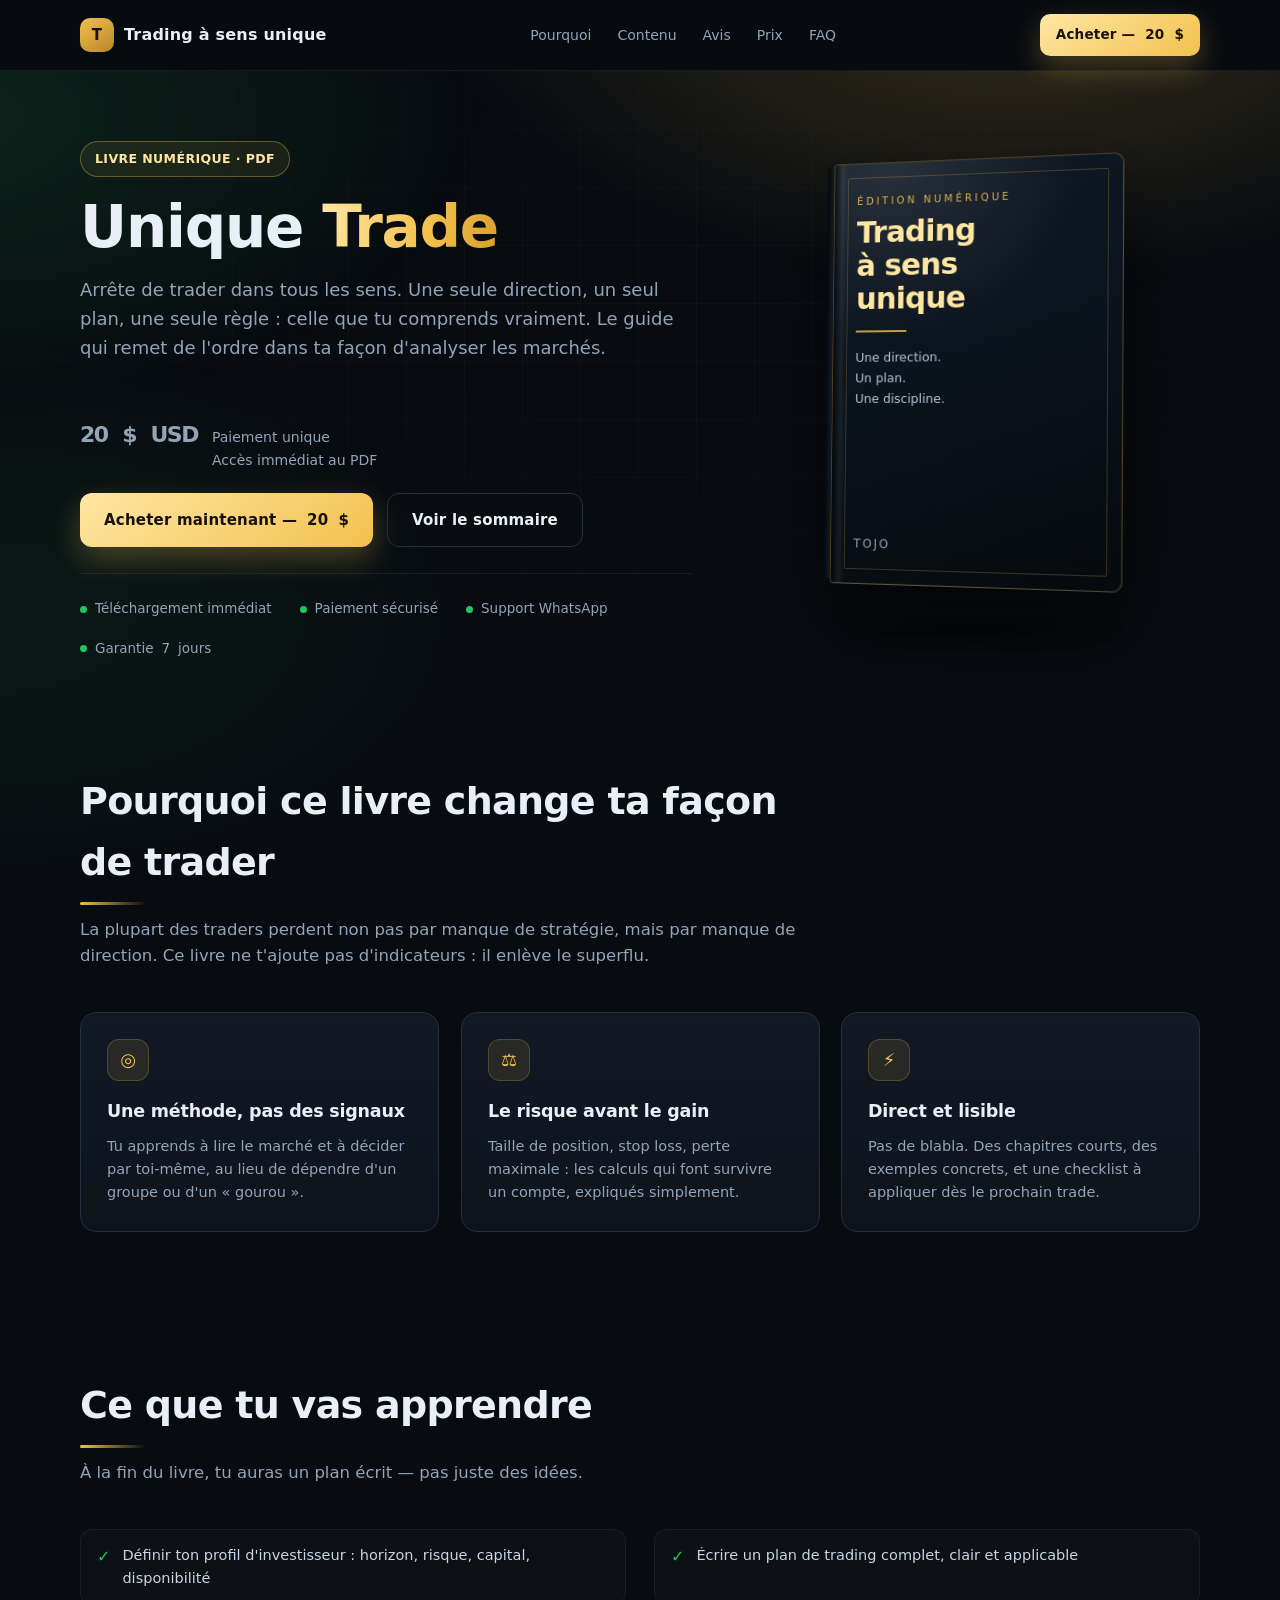
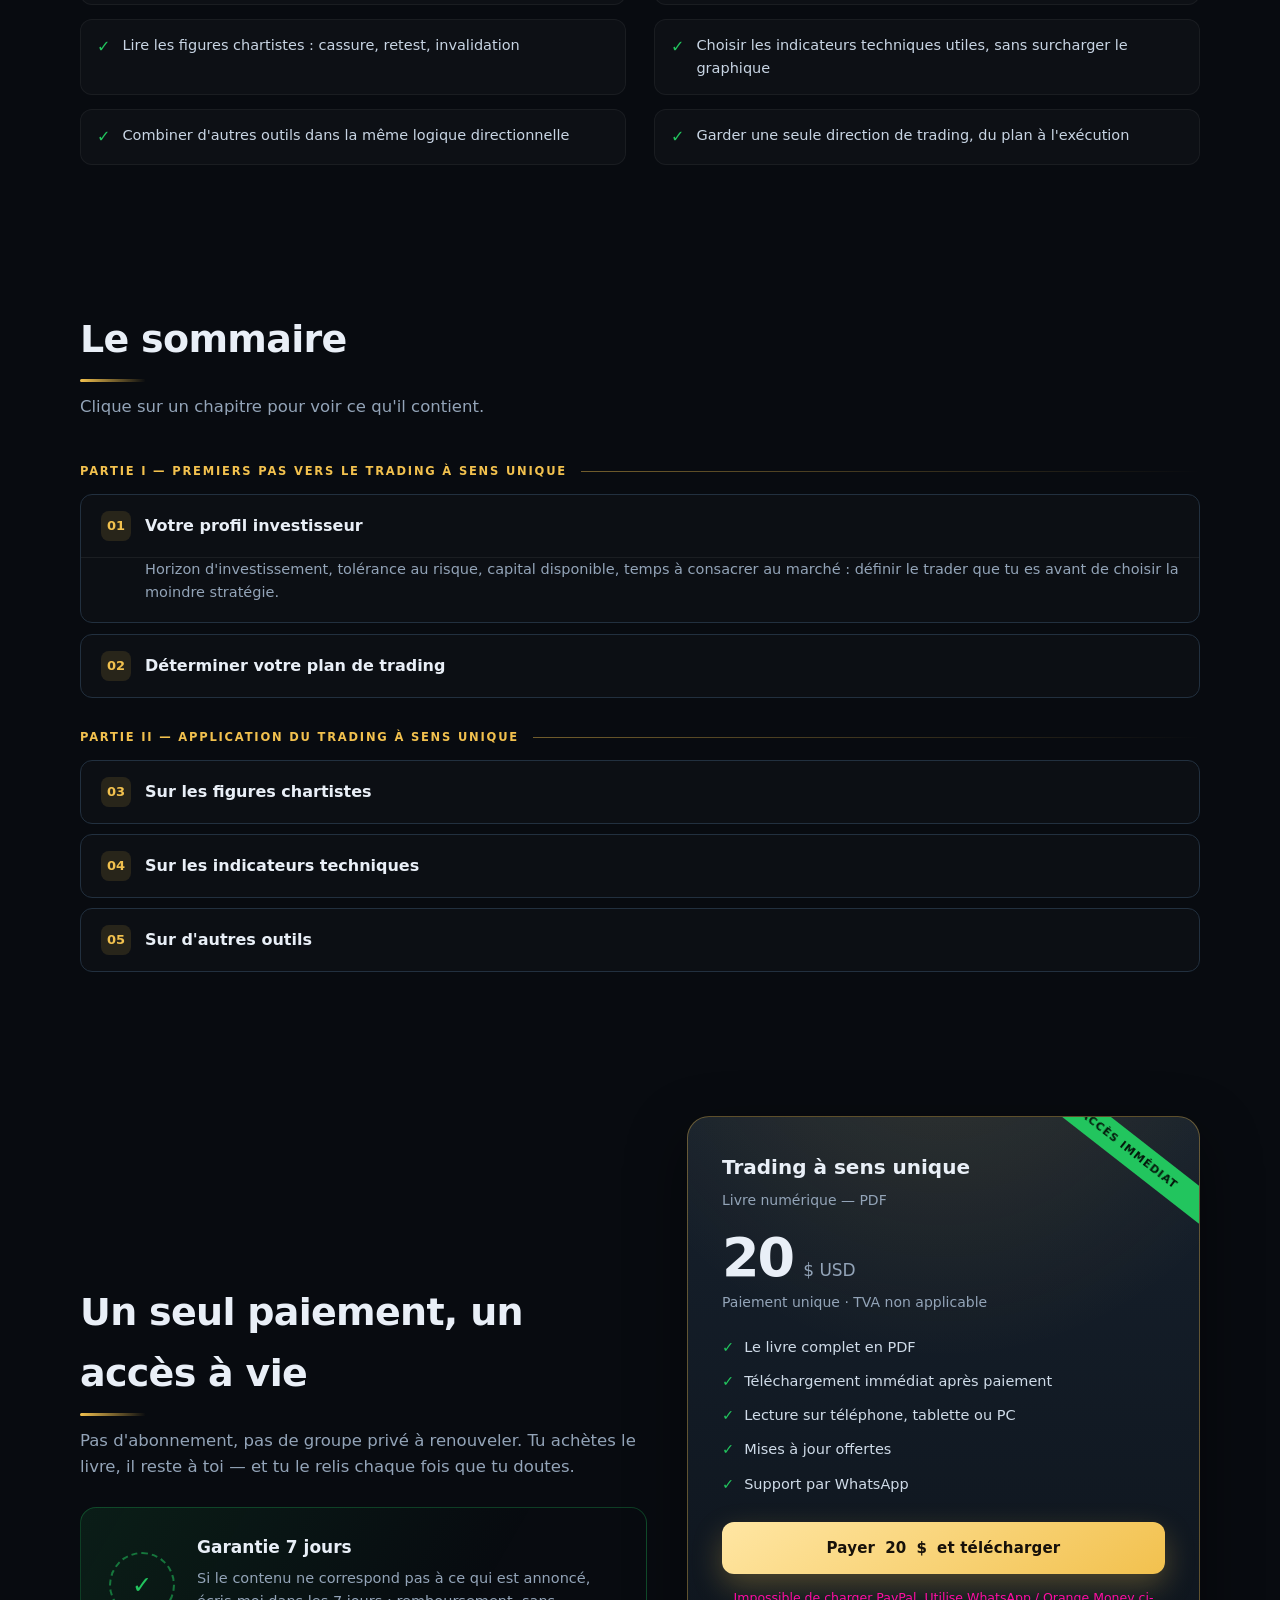
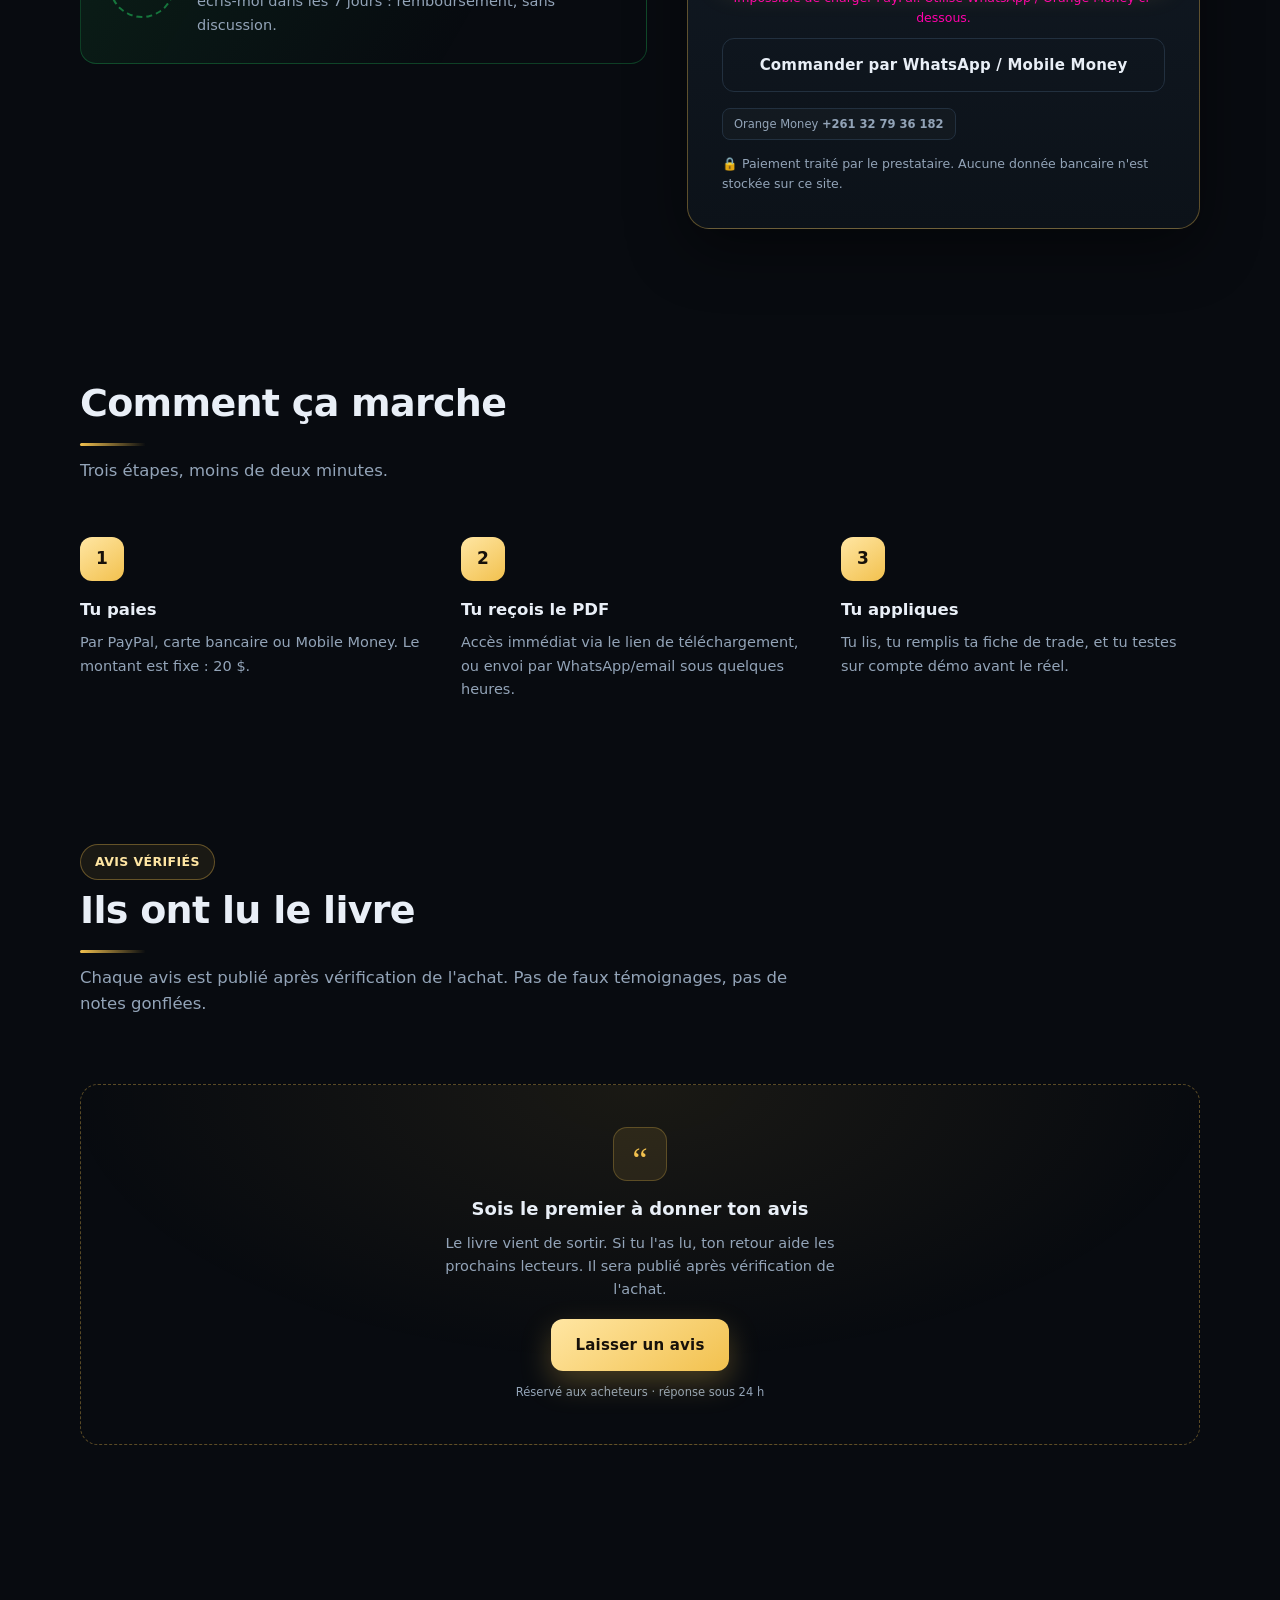
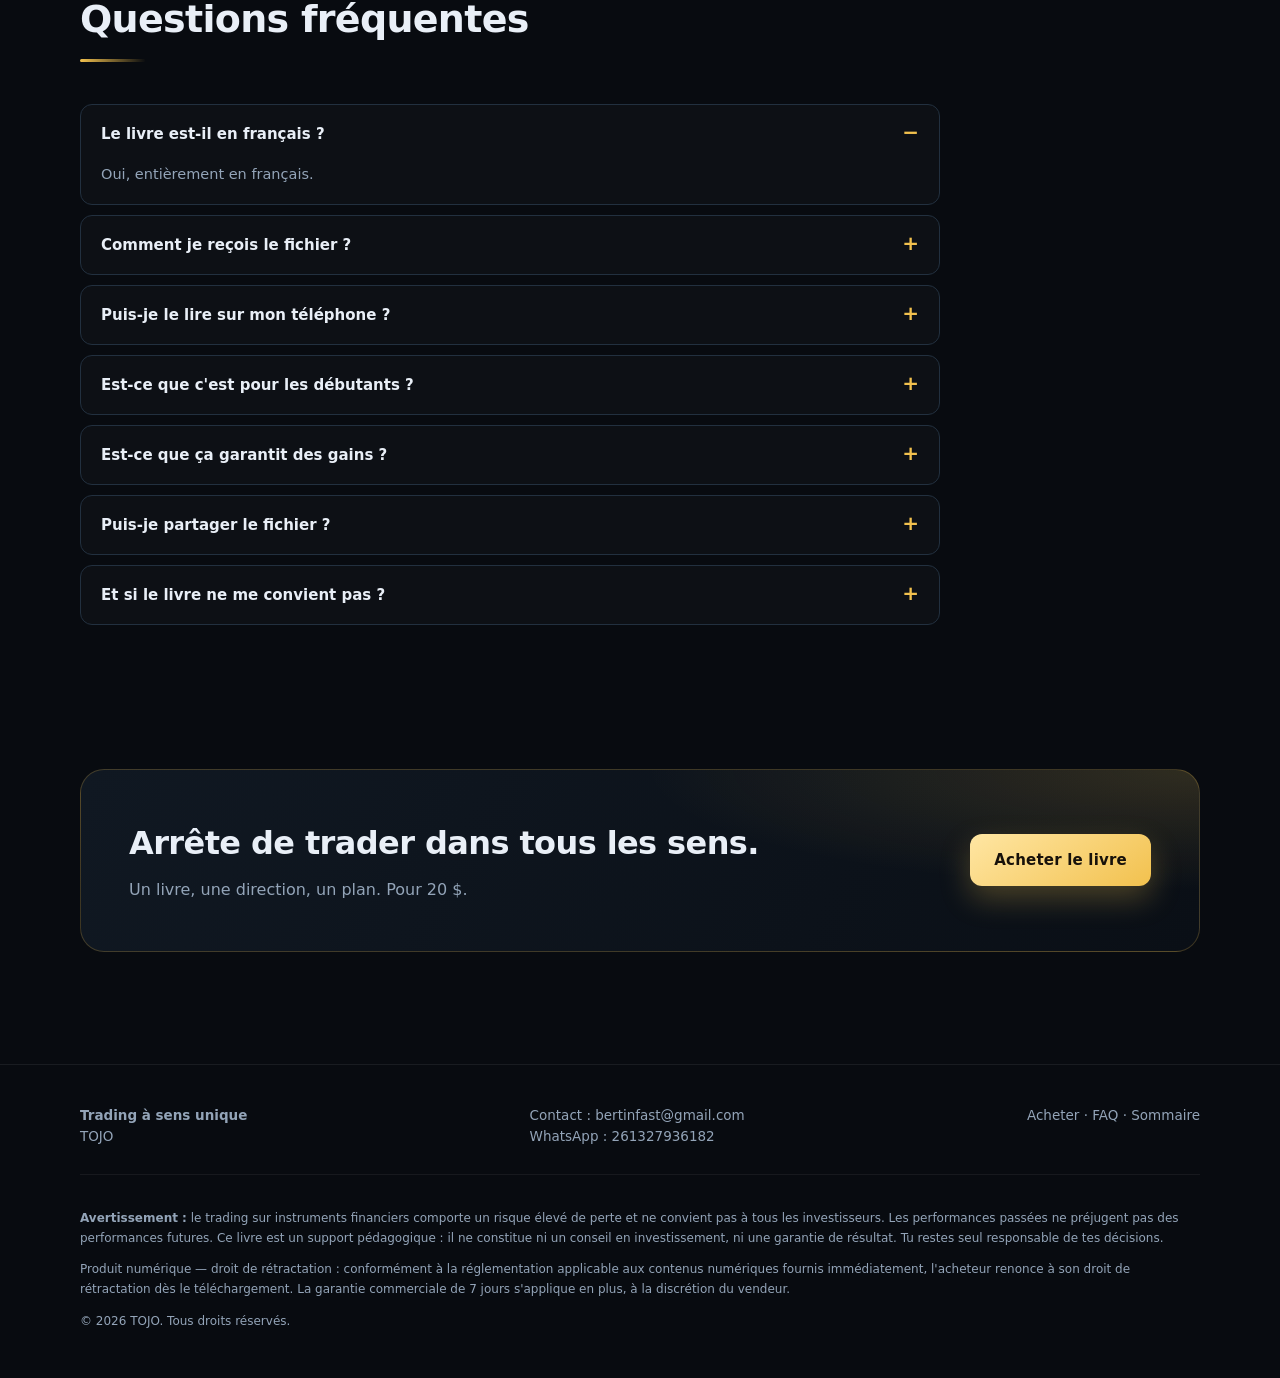
<file: index.html>
<!DOCTYPE html>
<html lang="fr">
<head>
<meta charset="utf-8">
<meta name="viewport" content="width=device-width, initial-scale=1">
<title>Unique Trade — Le livre (5$)</title>
<meta name="description" content="Trading à sens unique : la méthode pour arrêter de trader dans tous les sens. Une direction, un plan, une gestion du risque. PDF à 20 $, accès immédiat.">
<meta property="og:type" content="website">
<meta property="og:title" content="Unique Trade — Le livre">
<meta property="og:description" content="Une direction, un plan, une gestion du risque. Le livre en PDF à 20 $.">
<meta property="og:image" content="assets/cover.png">
<meta name="theme-color" content="#080b10">
<link rel="stylesheet" href="assets/style.css">
</head>
<body>

<!-- Barre de progression de lecture -->
<div class="scroll-progress" id="scroll-progress" aria-hidden="true"></div>

<!-- ================= HEADER ================= -->
<header class="site-header">
  <div class="container site-header__inner">
    <a class="brand" href="#hero">
      <span class="brand__mark">T</span>
      <span data-title>Arrête de trader au hasard. Apprends à trader avec une seule direction</span>
    </a>
    <nav class="nav" id="site-nav" aria-label="Navigation principale">
      <a href="#pourquoi">Pourquoi</a>
      <a href="#contenu">Contenu</a>
      <a href="#avis">Avis</a>
      <a href="#prix">Prix</a>
      <a href="#faq">FAQ</a>
      <a class="nav__cta btn btn--gold" href="#prix" data-link="primary">
        Acheter — <span data-price>5</span> <span data-ccy>$</span>
      </a>
    </nav>
    <a class="btn btn--gold btn--sm header-cta" href="#prix" data-link="primary">
      Acheter — <span data-price>5</span> <span data-ccy>$</span>
    </a>
    <button class="nav-toggle" type="button" aria-controls="site-nav" aria-expanded="false" aria-label="Ouvrir le menu" hidden>
      <span class="nav-toggle__bar"></span>
      <span class="nav-toggle__bar"></span>
      <span class="nav-toggle__bar"></span>
    </button>
  </div>
</header>

<!-- ================= HERO ================= -->
<section class="hero" id="hero">
  <div class="container hero__grid">
    <div>
      <span class="eyebrow">Livre numérique · PDF</span>

      <h1>Unique  <span class="accent">Trade </h1>

      <p class="lead">
        Arrête de trader dans tous les sens. Une seule direction, un seul plan,
        une seule règle : celle que tu comprends vraiment. Le guide qui remet
        de l'ordre dans ta façon d'analyser les marchés.
      </p>

      <div class="hero__price">
        <div class="price-tag"><span data-price>5</span> <span data-ccy>$</span> <span data-ccy-code>USD</span></div>
        <div class="price-note">
          Paiement unique<br>Accès immédiat au PDF
        </div>
      </div>

      <div class="hero__actions">
        <a class="btn btn--gold" href="#prix" data-link="primary">
          Acheter maintenant — <span data-price>5</span> <span data-ccy>$</span>
        </a>
        <a class="btn btn--ghost" href="#contenu">Voir le sommaire</a>
      </div>

      <div class="trust">
        <span><i class="dot"></i> Téléchargement immédiat</span>
        <span><i class="dot"></i> Paiement sécurisé</span>
        <span><i class="dot"></i> Support WhatsApp</span>
        <span><i class="dot"></i> Garantie <span data-guarantee>7</span> jours</span>
      </div>
    </div>

    <div class="book-wrap" aria-hidden="true">
      <div class="book">
        <div class="book__spine"></div>
        <div class="book__face">
          <div>
            <div class="book__kicker">Édition numérique</div>
            <div class="book__title">Trading<br>à sens<br>unique</div>
            <div class="book__rule"></div>
            <div class="book__sub">Une direction.<br>Un plan.<br>Une discipline.</div>
          </div>
          <div class="book__author" data-author>TOJO</div>
        </div>
      </div>
      <div class="book__shadow"></div>
    </div>
  </div>
</section>

<!-- ================= POURQUOI ================= -->
<section id="pourquoi">
  <div class="container">
    <div class="section-head">
      <h2>Pourquoi ce livre change ta façon de trader</h2>
      <p>
        La plupart des traders perdent non pas par manque de stratégie,
        mais par manque de direction. Ce livre ne t'ajoute pas d'indicateurs :
        il enlève le superflu.
      </p>
    </div>

    <div class="grid-3">
      <article class="card">
        <div class="card__icon">◎</div>
        <h3>Une méthode, pas des signaux</h3>
        <p>
          Tu apprends à lire le marché et à décider par toi-même,
          au lieu de dépendre d'un groupe ou d'un « gourou ».
        </p>
      </article>

      <article class="card">
        <div class="card__icon">⚖</div>
        <h3>Le risque avant le gain</h3>
        <p>
          Taille de position, stop loss, perte maximale : les calculs
          qui font survivre un compte, expliqués simplement.
        </p>
      </article>

      <article class="card">
        <div class="card__icon">⚡</div>
        <h3>Direct et lisible</h3>
        <p>
          Pas de blabla. Des chapitres courts, des exemples concrets,
          et une checklist à appliquer dès le prochain trade.
        </p>
      </article>
    </div>
  </div>
</section>

<!-- ================= CONTENU ================= -->
<section id="contenu">
  <div class="container">
    <div class="section-head">
      <h2>Ce que tu vas apprendre</h2>
      <p>À la fin du livre, tu auras un plan écrit — pas juste des idées.</p>
    </div>

    <ul class="learn">
      <li><span>Définir ton profil d'investisseur : horizon, risque, capital, disponibilité</span></li>
      <li><span>Écrire un plan de trading complet, clair et applicable</span></li>
      <li><span>Lire les figures chartistes : cassure, retest, invalidation</span></li>
      <li><span>Choisir les indicateurs techniques utiles, sans surcharger le graphique</span></li>
      <li><span>Combiner d'autres outils dans la même logique directionnelle</span></li>
      <li><span>Garder une seule direction de trading, du plan à l'exécution</span></li>
    </ul>
  </div>
</section>

<!-- ================= SOMMAIRE ================= -->
<section>
  <div class="container">
    <div class="section-head">
      <h2>Le sommaire</h2>
      <p>Clique sur un chapitre pour voir ce qu'il contient.</p>
    </div>

    <div class="chapters">
      <div class="part">Partie I — Premiers pas vers le trading à sens unique</div>

      <details class="chapter" open>
        <summary><span class="chapter__num">01</span> Votre profil investisseur</summary>
        <div class="chapter__body">
          Horizon d'investissement, tolérance au risque, capital disponible,
          temps à consacrer au marché : définir le trader que tu es avant de
          choisir la moindre stratégie.
        </div>
      </details>

      <details class="chapter">
        <summary><span class="chapter__num">02</span> Déterminer votre plan de trading</summary>
        <div class="chapter__body">
          La fiche à remplir avant chaque décision : objectifs, conditions
          d'entrée, stop loss, taille de position et règles écrites noires
          sur blanches.
        </div>
      </details>

      <div class="part">Partie II — Application du trading à sens unique</div>

      <details class="chapter">
        <summary><span class="chapter__num">03</span> Sur les figures chartistes</summary>
        <div class="chapter__body">
          Comment appliquer la méthode aux figures classiques : lecture de la
          structure, cassure, retest et point d'invalidation.
        </div>
      </details>

      <details class="chapter">
        <summary><span class="chapter__num">04</span> Sur les indicateurs techniques</summary>
        <div class="chapter__body">
          Quels indicateurs garder, comment les combiner sans surcharger le
          graphique, et comment filtrer les faux signaux.
        </div>
      </details>

      <details class="chapter">
        <summary><span class="chapter__num">05</span> Sur d'autres outils</summary>
        <div class="chapter__body">
          Les outils complémentaires utilisés dans le même cadre : niveaux,
          volumes, corrélations — toujours au service d'une seule direction.
        </div>
      </details>
    </div>
  </div>
</section>

<!-- ================= PRIX ================= -->
<section id="prix">
  <div class="container pricing">
    <div>
      <div class="section-head" style="margin-bottom:26px">
        <h2>Un seul paiement, un accès à vie</h2>
        <p>
          Pas d'abonnement, pas de groupe privé à renouveler.
          Tu achètes le livre, il reste à toi — et tu le relis
          chaque fois que tu doutes.
        </p>
      </div>

      <div class="guarantee">
        <div class="guarantee__seal">✓</div>
        <div>
          <h3>Garantie <span data-guarantee>7</span> jours</h3>
          <p>
            Si le contenu ne correspond pas à ce qui est annoncé,
            écris-moi dans les <span data-guarantee>7</span> jours :
            remboursement, sans discussion.
          </p>
        </div>
      </div>
    </div>

    <div class="price-card">
      <div class="price-card__badge">Accès immédiat</div>
      <h3 data-title>Trading à sens unique</h3>
      <div class="muted">Livre numérique — PDF <span data-pages></span></div>

      <div class="price-card__amount">
        <strong><span data-price>5</span></strong>
        <em><span data-ccy>$</span> <span data-ccy-code>USD</span></em>
      </div>
      <div class="muted">Paiement unique · TVA non applicable</div>

      <ul>
        <li>Le livre complet en PDF</li>
        <li>Téléchargement immédiat après paiement</li>
        <li>Lecture sur téléphone, tablette ou PC</li>
        <li>Mises à jour offertes</li>
        <li>Support par WhatsApp</li>
      </ul>

      <a class="btn btn--gold btn--block" href="#prix" data-link="primary">
        Payer <span data-price>5</span> <span data-ccy>$</span> et télécharger
      </a>

      <div id="paypal-button-container" class="paypal-box"></div>
      <div class="pay-divider" id="pay-divider"><span>ou payer autrement</span></div>

      <a class="btn btn--ghost btn--block" style="margin-top:10px"
         href="#" data-link="paypal" target="_blank" rel="noopener">
        Payer avec PayPal
      </a>

      <a class="btn btn--ghost btn--block" style="margin-top:10px"
         href="#" data-link="whatsapp" target="_blank" rel="noopener">
        Commander par WhatsApp / Mobile Money
      </a>

      <div class="pay-methods">
        <span class="pay-chip" data-card>PayPal</span>
        <span class="pay-chip" data-card>Visa / Mastercard</span>
        <span class="pay-chip">MVola <b data-mvola></b></span>
        <span class="pay-chip">Orange Money <b data-orange></b></span>
        <span class="pay-chip">Airtel Money <b data-airtel></b></span>
      </div>

      <div class="secure-note">
        🔒 Paiement traité par le prestataire. Aucune donnée bancaire n'est
        stockée sur ce site.
      </div>
    </div>
  </div>
</section>

<!-- ================= ETAPES ================= -->
<section>
  <div class="container">
    <div class="section-head">
      <h2>Comment ça marche</h2>
      <p>Trois étapes, moins de deux minutes.</p>
    </div>

    <div class="steps">
      <div class="step">
        <div class="step__num">1</div>
        <h3>Tu paies</h3>
        <p>Par PayPal, carte bancaire ou Mobile Money. Le montant est fixe : <span data-price>5</span> <span data-ccy>$</span>.</p>
      </div>
      <div class="step">
        <div class="step__num">2</div>
        <h3>Tu reçois le PDF</h3>
        <p>Accès immédiat via le lien de téléchargement, ou envoi par WhatsApp/email sous quelques heures.</p>
      </div>
      <div class="step">
        <div class="step__num">3</div>
        <h3>Tu appliques</h3>
        <p>Tu lis, tu remplis ta fiche de trade, et tu testes sur compte démo avant le réel.</p>
      </div>
    </div>
  </div>
</section>

<!-- ================= AVIS CLIENTS ================= -->
<section id="avis">
  <div class="container">
    <div class="section-head">
      <span class="eyebrow">Avis vérifiés</span>
      <h2>Ils ont lu le livre</h2>
      <p>
        Chaque avis est publié après vérification de l'achat.
        Pas de faux témoignages, pas de notes gonflées.
      </p>
    </div>

    <div class="reviews">
      <!-- Note globale -->
      <aside class="reviews__score" id="reviews-summary" hidden>
        <div class="reviews__avg">
          <span id="reviews-avg">0,0</span><small>/5</small>
        </div>
        <div class="stars" id="reviews-stars"></div>
        <div class="reviews__count">
          <b id="reviews-count">0</b> avis vérifiés
        </div>
        <div class="reviews__bars" id="reviews-bars"></div>
        <div class="reviews__trust">
          <span class="reviews__lock">🔒</span>
          Achat vérifié · publié après contrôle
        </div>
      </aside>

      <!-- Liste des avis -->
      <div class="reviews__list" id="reviews-list"></div>

      <!-- Aucun avis -->
      <div class="reviews__empty" id="reviews-empty">
        <div class="reviews__empty-icon">“</div>
        <h3>Sois le premier à donner ton avis</h3>
        <p>
          Le livre vient de sortir. Si tu l'as lu, ton retour aide les
          prochains lecteurs. Il sera publié après vérification de l'achat.
        </p>
        <a class="btn btn--gold" href="#" data-link="review" target="_blank" rel="noopener">
          Laisser un avis
        </a>
        <span class="reviews__empty-note">
          Réservé aux acheteurs · réponse sous 24 h
        </span>
      </div>
    </div>
  </div>
</section>

<!-- ================= FAQ ================= -->
<section id="faq">
  <div class="container">
    <div class="section-head">
      <h2>Questions fréquentes</h2>
    </div>

    <div class="faq">
      <details open>
        <summary>Le livre est-il en français ?</summary>
        <p>Oui, entièrement en français.</p>
      </details>

      <details>
        <summary>Comment je reçois le fichier ?</summary>
        <p>
          Au format PDF, immédiatement après le paiement (lien de téléchargement),
          ou par WhatsApp / email si tu paies par Mobile Money.
        </p>
      </details>

      <details>
        <summary>Puis-je le lire sur mon téléphone ?</summary>
        <p>
          Oui. Le PDF se lit sur téléphone, tablette, ordinateur et liseuse.
          Tu peux aussi l'imprimer pour toi.
        </p>
      </details>

      <details>
        <summary>Est-ce que c'est pour les débutants ?</summary>
        <p>
          Le livre part des bases et va jusqu'à la construction d'un plan
          de trade complet. Si tu trades déjà, il sert surtout à remettre
          de l'ordre dans ta méthode.
        </p>
      </details>

      <details>
        <summary>Est-ce que ça garantit des gains ?</summary>
        <p>
          Non, et personne ne peut le garantir. Le trading comporte un risque
          de perte. Ce livre t'apprend une méthode et une gestion du risque,
          pas une promesse de profit.
        </p>
      </details>

      <details>
        <summary>Puis-je partager le fichier ?</summary>
        <p>
          Non. L'achat donne un droit d'usage personnel. Le partage ou la revente
          du PDF est interdit.
        </p>
      </details>

      <details>
        <summary>Et si le livre ne me convient pas ?</summary>
        <p>
          Tu as <span data-guarantee>7</span> jours pour demander un remboursement,
          en écrivant à <b data-email>contact@exemple.com</b>.
        </p>
      </details>
    </div>
  </div>
</section>

<!-- ================= CTA FINAL ================= -->
<section>
  <div class="container">
    <div class="cta-band">
      <div>
        <h2>Arrête de trader dans tous les sens.</h2>
        <p>Un livre, une direction, un plan. Pour <span data-price>5</span> <span data-ccy>$</span>.</p>
      </div>
      <a class="btn btn--gold" href="#prix" data-link="primary">
        Acheter le livre
      </a>
    </div>
  </div>
</section>

<!-- ================= FOOTER ================= -->
<footer class="site-footer">
  <div class="container">
    <div class="footer__grid">
      <div>
        <strong data-title>Trading à sens unique</strong><br>
        <span data-author>TOJO</span>
      </div>
      <div>
        Contact : <a href="#" data-link="email"><span data-email>contact@exemple.com</span></a><br>
        WhatsApp : <a href="#" data-link="whatsapp"><span data-whatsapp></span></a>
      </div>
      <div>
        <a href="#prix">Acheter</a> · <a href="#faq">FAQ</a> · <a href="#contenu">Sommaire</a>
      </div>
    </div>

    <div class="legal">
      <p>
        <strong>Avertissement :</strong> le trading sur instruments financiers comporte
        un risque élevé de perte et ne convient pas à tous les investisseurs.
        Les performances passées ne préjugent pas des performances futures.
        Ce livre est un support pédagogique : il ne constitue ni un conseil en
        investissement, ni une garantie de résultat. Tu restes seul responsable
        de tes décisions.
      </p>
      <p>
        Produit numérique — droit de rétractation : conformément à la réglementation
        applicable aux contenus numériques fournis immédiatement, l'acheteur renonce
        à son droit de rétractation dès le téléchargement. La garantie commerciale
        de <span data-guarantee>7</span> jours s'applique en plus, à la discrétion du vendeur.
      </p>
      <p>© <span data-year>2026</span> <span data-author>TOJO</span>. Tous droits réservés.</p>
    </div>
  </div>
</footer>

<!-- ================= CTA MOBILE ================= -->
<div class="sticky-cta" id="sticky-cta">
  <div>
    <strong><span data-price>5</span> <span data-ccy>$</span></strong><br>
    <span class="sticky-cta__note">PDF · accès immédiat</span>
  </div>
  <a class="btn btn--gold btn--sm" href="#prix" data-link="primary">Acheter</a>
</div>

<script src="assets/config.js"></script>
<script src="assets/app.js"></script>
</body>
</html>
</file>
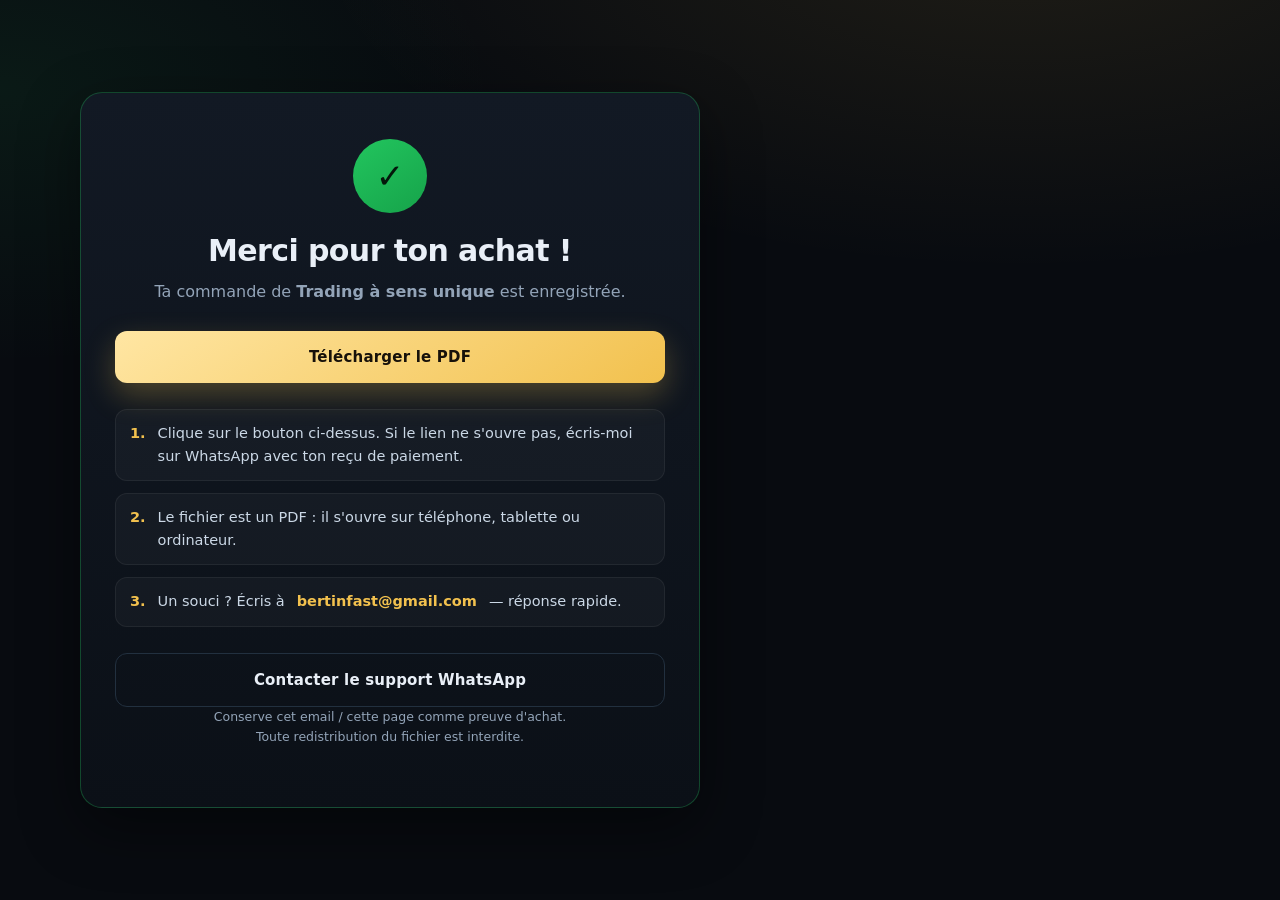
<file: merci.html>
<!DOCTYPE html>
<html lang="fr">
<head>
<meta charset="utf-8">
<meta name="viewport" content="width=device-width, initial-scale=1">
<title>Merci ! — Trading à sens unique</title>
<meta name="robots" content="noindex">
<link rel="stylesheet" href="assets/style.css">
<style>
  .thanks { min-height: 100vh; display: grid; place-items: center; padding: 40px 0; }
  .thanks__card {
    max-width: 620px; text-align: center; padding: 46px 34px;
    background: linear-gradient(180deg, #121924, #0b1017);
    border: 1px solid rgba(34,197,94,.3); border-radius: 22px;
    box-shadow: var(--shadow);
  }
  .thanks__check {
    width: 74px; height: 74px; margin: 0 auto 22px; border-radius: 50%;
    display: grid; place-items: center; font-size: 34px; color: #04170b;
    background: linear-gradient(145deg, var(--green), var(--green-2));
  }
  .thanks__card h1 { font-size: 30px; letter-spacing: -.6px; margin: 0 0 12px; }
  .thanks__card p { color: var(--muted); margin: 0 0 14px; }
  .thanks__steps { text-align: left; margin: 26px 0; display: grid; gap: 12px; }
  .thanks__steps div {
    display: flex; gap: 12px; font-size: 14.5px; color: #cbd8e6;
    background: rgba(255,255,255,.03); border: 1px solid rgba(255,255,255,.06);
    border-radius: 12px; padding: 12px 14px;
  }
  .thanks__steps b { color: var(--gold); }
  .thanks__fine { margin-top: 22px; font-size: 12.5px; }
  @media (max-width: 940px) {
    .thanks__card { padding: 36px 22px; }
    .thanks__steps div, .thanks__fine { font-size: 16px; }
    .thanks__steps b { overflow-wrap: anywhere; }
  }
</style>
</head>
<body>

<div class="thanks">
  <div class="container">
    <div class="thanks__card">
      <div class="thanks__check">✓</div>

      <h1>Merci pour ton achat !</h1>
      <p>Ta commande de <strong data-title>Trading à sens unique</strong> est enregistrée.</p>

      <a class="btn btn--gold btn--block" style="margin-top:12px"
         href="#" data-link="download">
        Télécharger le PDF
      </a>

      <div class="thanks__steps">
        <div><b>1.</b> Clique sur le bouton ci-dessus. Si le lien ne s'ouvre pas, écris-moi sur WhatsApp avec ton reçu de paiement.</div>
        <div><b>2.</b> Le fichier est un PDF : il s'ouvre sur téléphone, tablette ou ordinateur.</div>
        <div><b>3.</b> Un souci ? Écris à <b data-email>contact@exemple.com</b> — réponse rapide.</div>
      </div>

      <a class="btn btn--ghost btn--block" href="#" data-link="whatsapp" target="_blank" rel="noopener">
        Contacter le support WhatsApp
      </a>

      <p class="thanks__fine">
        Conserve cet email / cette page comme preuve d'achat.<br>
        Toute redistribution du fichier est interdite.
      </p>
    </div>
  </div>
</div>

<script src="assets/config.js"></script>
<script src="assets/app.js"></script>
</body>
</html>
</file>
<file: assets/style.css>
/* ==========================================================
   Trading à sens unique — Feuille de style
   ========================================================== */

:root {
  --bg:        #080b10;
  --bg-2:      #0e131b;
  --card:      #121924;
  --card-2:    #17202d;
  --line:      #22303f;
  --text:      #e9eff7;
  --muted:     #93a4b8;
  --gold:      #f2c14e;
  --gold-2:    #ffe6a3;
  --green:     #22c55e;
  --green-2:   #16a34a;
  --radius:    16px;
  --shadow:    0 20px 60px rgba(0,0,0,.45);
}

* { box-sizing: border-box; }

html { scroll-behavior: smooth; }

body {
  margin: 0;
  background:
    radial-gradient(1200px 600px at 80% -10%, rgba(242,193,78,.10), transparent 60%),
    radial-gradient(900px 500px at 0% 10%, rgba(34,197,94,.08), transparent 55%),
    var(--bg);
  color: var(--text);
  font-family: "Segoe UI", Inter, system-ui, -apple-system, "Helvetica Neue", Arial, sans-serif;
  line-height: 1.6;
  -webkit-font-smoothing: antialiased;
}

img { max-width: 100%; display: block; }
img, svg, video, canvas { max-width: 100%; height: auto; }
iframe, embed, object { max-width: 100%; }

a { color: inherit; text-decoration: none; }

.container { width: min(1120px, 92vw); margin-inline: auto; }

/* ---------- Header ---------- */
.site-header {
  position: sticky; top: 0; z-index: 50;
  backdrop-filter: blur(14px);
  background: rgba(8,11,16,.78);
  border-bottom: 1px solid rgba(255,255,255,.06);
}
.site-header__inner {
  display: flex; align-items: center; justify-content: space-between;
  gap: 20px; padding: 14px 0;
}
.brand { display: flex; align-items: center; gap: 10px; font-weight: 700; letter-spacing: .2px; }
.brand__mark {
  width: 34px; height: 34px; border-radius: 10px;
  display: grid; place-items: center;
  background: linear-gradient(145deg, var(--gold), #b7862a);
  color: #1a1206; font-weight: 900; font-size: 15px;
}
.nav { display: flex; gap: 26px; font-size: 14px; color: var(--muted); }
.nav a:hover { color: var(--text); }

/* ---------- Buttons ---------- */
.btn {
  display: inline-flex; align-items: center; justify-content: center; gap: 10px;
  padding: 14px 24px; border-radius: 12px; border: 0; cursor: pointer;
  font-weight: 700; font-size: 15px; letter-spacing: .2px;
  transition: transform .15s ease, box-shadow .2s ease, background .2s ease;
  white-space: nowrap;
}
.btn:hover { transform: translateY(-2px); }
.btn:active { transform: translateY(0); }

.btn--gold {
  background: linear-gradient(145deg, var(--gold-2), var(--gold));
  color: #17110a;
  box-shadow: 0 12px 30px rgba(242,193,78,.28);
}
.btn--gold:hover { box-shadow: 0 16px 40px rgba(242,193,78,.4); }

.btn--green {
  background: linear-gradient(145deg, var(--green), var(--green-2));
  color: #04170b;
  box-shadow: 0 12px 30px rgba(34,197,94,.25);
}

.btn--ghost {
  background: transparent; color: var(--text);
  border: 1px solid var(--line);
}
.btn--ghost:hover { background: rgba(255,255,255,.04); }

.btn--sm { padding: 10px 16px; font-size: 13.5px; border-radius: 10px; }
.btn--block { width: 100%; }

/* ---------- Hero ---------- */
.hero { padding: 70px 0 40px; }
.hero__grid {
  display: grid; grid-template-columns: 1.15fr .85fr;
  gap: 56px; align-items: center;
}
.eyebrow {
  display: inline-flex; align-items: center; gap: 8px;
  padding: 7px 14px; border-radius: 999px;
  border: 1px solid rgba(242,193,78,.35);
  background: rgba(242,193,78,.08);
  color: var(--gold-2); font-size: 12.5px; font-weight: 600;
  letter-spacing: .4px; text-transform: uppercase;
}
h1 {
  font-size: clamp(34px, 5vw, 58px);
  line-height: 1.06; margin: 20px 0 18px;
  letter-spacing: -1.2px;
}
h1 .accent {
  background: linear-gradient(100deg, var(--gold-2), var(--gold) 60%, #d79f2c);
  -webkit-background-clip: text; background-clip: text; color: transparent;
}
.lead { color: var(--muted); font-size: 18px; max-width: 56ch; }

.hero__price {
  display: flex; align-items: baseline; gap: 14px;
  margin: 28px 0 22px;
}
.price-tag { font-size: 46px; font-weight: 800; letter-spacing: -1.5px; }
.price-tag span { font-size: 22px; font-weight: 700; color: var(--muted); }
.price-note { color: var(--muted); font-size: 14px; }
.price-old { color: var(--muted); text-decoration: line-through; font-size: 18px; }

.hero__actions { display: flex; flex-wrap: wrap; gap: 14px; }

.trust {
  display: flex; flex-wrap: wrap; gap: 18px 28px;
  margin-top: 26px; padding-top: 24px;
  border-top: 1px solid rgba(255,255,255,.07);
  color: var(--muted); font-size: 13.5px;
}
.trust span { display: inline-flex; align-items: center; gap: 8px; }
.dot { width: 7px; height: 7px; border-radius: 50%; background: var(--green); }

/* ---------- Book mockup ---------- */
.book-wrap { display: grid; place-items: center; perspective: 1400px; }
.book {
  position: relative; width: 300px; height: 430px;
  transform: rotateY(-14deg) rotateX(2deg);
  transform-style: preserve-3d;
  transition: transform .5s ease;
}
.book:hover { transform: rotateY(-6deg) rotateX(1deg) translateY(-6px); }
.book__face {
  position: absolute; inset: 0;
  border-radius: 4px 10px 10px 4px;
  background:
    radial-gradient(120% 80% at 20% 0%, rgba(255,255,255,.10), transparent 55%),
    linear-gradient(160deg, #101a26, #0a1119 55%, #060a0f);
  border: 1px solid rgba(242,193,78,.28);
  box-shadow: 0 40px 80px rgba(0,0,0,.65), inset 0 0 0 1px rgba(255,255,255,.03);
  padding: 30px 24px;
  display: flex; flex-direction: column; justify-content: space-between;
  overflow: hidden;
}
.book__face::before {
  content: ""; position: absolute; left: 0; top: 0; bottom: 0; width: 14px;
  background: linear-gradient(90deg, rgba(0,0,0,.6), rgba(255,255,255,.06) 60%, transparent);
}
.book__face::after {
  content: ""; position: absolute; inset: 14px;
  border: 1px solid rgba(242,193,78,.22); border-radius: 2px; pointer-events: none;
}
.book__kicker {
  font-size: 10.5px; letter-spacing: 3px; text-transform: uppercase;
  color: var(--gold); opacity: .9;
}
.book__title {
  font-size: 31px; line-height: 1.1; font-weight: 800; letter-spacing: -.8px;
  color: var(--gold-2); margin: 6px 0 0;
}
.book__rule { width: 54px; height: 2px; background: var(--gold); margin: 16px 0; opacity: .8; }
.book__sub { color: #b9c7d8; font-size: 13px; }
.book__author {
  font-size: 12.5px; letter-spacing: 2px; text-transform: uppercase; color: #8fa1b6;
}
.book__spine {
  position: absolute; left: -18px; top: 6px; bottom: 6px; width: 18px;
  background: linear-gradient(90deg, #05080c, #131c27);
  border-radius: 4px 0 0 4px;
  transform: rotateY(90deg); transform-origin: right center;
}
.book__shadow {
  width: 300px; height: 30px; margin-top: 26px; border-radius: 50%;
  background: radial-gradient(closest-side, rgba(0,0,0,.7), transparent);
  filter: blur(6px);
}

/* ---------- Sections ---------- */
section { padding: 72px 0; }
.section-head { max-width: 720px; margin-bottom: 42px; }
.section-head h2 {
  font-size: clamp(26px, 3.4vw, 38px); letter-spacing: -.7px; margin: 0 0 12px;
}
.section-head p { color: var(--muted); margin: 0; font-size: 16.5px; }

.grid-3 { display: grid; grid-template-columns: repeat(3, 1fr); gap: 22px; }
.grid-2 { display: grid; grid-template-columns: repeat(2, 1fr); gap: 22px; }

.card {
  background: linear-gradient(180deg, var(--card), var(--bg-2));
  border: 1px solid var(--line);
  border-radius: var(--radius);
  padding: 26px;
}
.card h3 { margin: 0 0 10px; font-size: 17.5px; letter-spacing: -.2px; }
.card p { margin: 0; color: var(--muted); font-size: 14.5px; }
.card__icon {
  width: 42px; height: 42px; border-radius: 12px; display: grid; place-items: center;
  background: rgba(242,193,78,.10); border: 1px solid rgba(242,193,78,.22);
  color: var(--gold); margin-bottom: 16px; font-size: 18px;
}

/* ---------- Learn list ---------- */
.learn { display: grid; grid-template-columns: repeat(2, 1fr); gap: 14px 28px; }
.learn li {
  list-style: none; display: flex; gap: 12px; align-items: flex-start;
  padding: 14px 16px; border-radius: 12px;
  background: rgba(255,255,255,.025); border: 1px solid rgba(255,255,255,.05);
}
.learn li::before {
  content: "✓"; color: var(--green); font-weight: 900; flex: 0 0 auto;
}
.learn { padding: 0; margin: 0; }
.learn span { color: #c8d5e4; font-size: 14.5px; }

/* ---------- Sommaire ---------- */
.chapters { display: grid; gap: 10px; }

.part {
  display: flex; align-items: center; gap: 14px;
  margin: 20px 0 4px;
  font-size: 11.5px; font-weight: 700; letter-spacing: 1.8px;
  text-transform: uppercase; color: var(--gold);
}
.part:first-child { margin-top: 0; }
.part::after {
  content: ""; flex: 1; height: 1px;
  background: linear-gradient(90deg, rgba(242,193,78,.45), rgba(242,193,78,0));
}
.chapter {
  border: 1px solid var(--line); border-radius: 12px;
  background: rgba(255,255,255,.02); overflow: hidden;
}
.chapter summary {
  cursor: pointer; list-style: none; padding: 16px 20px;
  display: flex; align-items: center; gap: 14px; font-weight: 600;
  transition: background .2s ease;
}
.chapter summary::-webkit-details-marker { display: none; }
.chapter summary:hover { background: rgba(255,255,255,.035); }
.chapter__num {
  min-width: 30px; height: 30px; border-radius: 8px; display: grid; place-items: center;
  background: rgba(242,193,78,.12); color: var(--gold); font-size: 13px; font-weight: 700;
}
.chapter__body { padding: 0 20px 18px 64px; color: var(--muted); font-size: 14.5px; }
.chapter[open] summary { border-bottom: 1px solid rgba(255,255,255,.06); }

/* ---------- Pricing ---------- */
.pricing { display: grid; grid-template-columns: 1.05fr .95fr; gap: 40px; align-items: center; }
.price-card {
  background:
    radial-gradient(120% 90% at 50% -20%, rgba(242,193,78,.14), transparent 60%),
    linear-gradient(180deg, #16202c, #0c1219);
  border: 1px solid rgba(242,193,78,.35);
  border-radius: 22px; padding: 34px; box-shadow: var(--shadow);
  position: relative; overflow: hidden;
}
.price-card__badge {
  position: absolute; top: 18px; right: -42px; transform: rotate(38deg);
  background: var(--green); color: #04170b; font-size: 11px; font-weight: 800;
  letter-spacing: 1px; padding: 6px 52px; text-transform: uppercase;
}
.price-card h3 { margin: 0 0 6px; font-size: 20px; }
.price-card .muted { color: var(--muted); font-size: 14px; }
.price-card__amount {
  display: flex; align-items: baseline; gap: 10px; margin: 20px 0 6px;
}
.price-card__amount strong { font-size: 54px; letter-spacing: -2px; line-height: 1; }
.price-card__amount em { font-style: normal; color: var(--muted); font-size: 17px; }
.price-card ul { list-style: none; padding: 0; margin: 22px 0 26px; display: grid; gap: 11px; }
.price-card li { display: flex; gap: 10px; font-size: 14.5px; color: #cfdbe8; }
.price-card li::before { content: "✓"; color: var(--green); font-weight: 900; }
.pay-methods { display: flex; gap: 10px; flex-wrap: wrap; margin-top: 16px; }
.pay-chip {
  font-size: 11.5px; color: var(--muted); border: 1px solid var(--line);
  padding: 6px 11px; border-radius: 8px; background: rgba(255,255,255,.02);
}
.secure-note {
  display: flex; gap: 8px; align-items: center; margin-top: 14px;
  color: var(--muted); font-size: 12.5px;
}

/* ---------- PayPal ---------- */
.paypal-box { margin-top: 14px; min-height: 0; }
.paypal-box:empty { display: none; }
.pay-divider { position: relative; text-align: center; margin: 14px 0; display: none; }
.pay-divider.show { display: block; }
.pay-divider::before {
  content: ""; position: absolute; top: 50%; left: 0; right: 0;
  border-top: 1px solid rgba(255,255,255,.09);
}
.pay-divider span {
  position: relative; background: #101822; padding: 0 10px;
  color: var(--muted); font-size: 12px;
}
.pay-note { color: #f0a; font-size: 12.5px; text-align: center; margin: 8px 0 0; }

/* ---------- Steps ---------- */
.steps { display: grid; grid-template-columns: repeat(3, 1fr); gap: 22px; counter-reset: s; }
.step { position: relative; padding-top: 10px; }
.step__num {
  width: 44px; height: 44px; border-radius: 12px; display: grid; place-items: center;
  font-weight: 800; font-size: 17px; color: #17110a;
  background: linear-gradient(145deg, var(--gold-2), var(--gold));
  margin-bottom: 16px;
}
.step h3 { margin: 0 0 8px; font-size: 16.5px; }
.step p { margin: 0; color: var(--muted); font-size: 14.5px; }

/* ---------- Guarantee ---------- */
.guarantee {
  display: flex; gap: 22px; align-items: center;
  border: 1px solid rgba(34,197,94,.28);
  background: linear-gradient(120deg, rgba(34,197,94,.10), transparent 70%);
  border-radius: var(--radius); padding: 26px 28px;
}
.guarantee__seal {
  flex: 0 0 66px; width: 66px; height: 66px; border-radius: 50%;
  border: 2px dashed rgba(34,197,94,.55); display: grid; place-items: center;
  font-size: 24px; color: var(--green);
}
.guarantee h3 { margin: 0 0 6px; font-size: 17px; }
.guarantee p { margin: 0; color: var(--muted); font-size: 14.5px; }

/* ---------- FAQ ---------- */
.faq { display: grid; gap: 10px; max-width: 860px; }
.faq details {
  border: 1px solid var(--line); border-radius: 12px;
  background: rgba(255,255,255,.02); padding: 0 20px;
}
.faq summary {
  cursor: pointer; list-style: none; padding: 17px 0; font-weight: 600; font-size: 15px;
  display: flex; justify-content: space-between; gap: 16px;
}
.faq summary::-webkit-details-marker { display: none; }
.faq summary::after { content: "+"; color: var(--gold); font-size: 20px; line-height: 1; }
.faq details[open] summary::after { content: "−"; }
.faq p { margin: 0 0 18px; color: var(--muted); font-size: 14.5px; }

/* ---------- Avis clients ---------- */
.reviews {
  display: grid; grid-template-columns: 300px 1fr; gap: 24px; align-items: start;
}
.reviews.no-score { grid-template-columns: 1fr; }

.reviews__score {
  position: sticky; top: 92px;
  background:
    radial-gradient(120% 90% at 0% 0%, rgba(242,193,78,.12), transparent 60%),
    linear-gradient(180deg, #121924, #0b1017);
  border: 1px solid rgba(242,193,78,.25);
  border-radius: 18px; padding: 26px; text-align: center;
  box-shadow: 0 18px 50px rgba(0,0,0,.35);
}
.reviews__avg { font-size: 52px; font-weight: 800; letter-spacing: -2px; line-height: 1; }
.reviews__avg small { font-size: 18px; color: var(--muted); font-weight: 600; margin-left: 4px; }
.stars { display: inline-flex; gap: 3px; margin: 10px 0 6px; }
.star { font-size: 17px; color: #3a4758; line-height: 1; }
.star.on { color: var(--gold); }
.reviews__count { color: var(--muted); font-size: 13px; }
.reviews__count b { color: var(--text); }
.reviews__bars { margin: 18px 0 14px; display: grid; gap: 7px; }
.rbar { display: grid; grid-template-columns: 28px 1fr 24px; gap: 8px; align-items: center; font-size: 11.5px; color: var(--muted); }
.rbar__track { height: 6px; border-radius: 999px; background: rgba(255,255,255,.07); overflow: hidden; }
.rbar__fill { height: 100%; border-radius: 999px; background: linear-gradient(90deg, var(--gold), #c9932c); }
.reviews__trust { border-top: 1px solid rgba(255,255,255,.07); padding-top: 14px; color: var(--muted); font-size: 11.5px; line-height: 1.5; }
.reviews__lock { margin-right: 4px; }

.reviews__list { display: grid; grid-template-columns: repeat(2, 1fr); gap: 16px; }
.review {
  background: linear-gradient(180deg, var(--card), var(--bg-2));
  border: 1px solid var(--line); border-radius: 16px;
  padding: 20px 22px; position: relative; overflow: hidden;
}
.review::before {
  content: "“"; position: absolute; top: 2px; right: 16px;
  font-size: 46px; color: rgba(242,193,78,.16); font-family: Georgia, serif; line-height: 1;
}
.review__head { display: flex; align-items: center; gap: 12px; margin-bottom: 12px; }
.review__avatar {
  width: 38px; height: 38px; border-radius: 50%; display: grid; place-items: center;
  background: linear-gradient(145deg, #22303f, #151d28);
  border: 1px solid var(--line); font-weight: 700; font-size: 13px; color: var(--gold-2);
  flex: 0 0 auto;
}
.review__who { display: grid; min-width: 0; }
.review__name { font-size: 14px; font-weight: 700; }
.review__meta { font-size: 11.5px; color: var(--muted); display: flex; align-items: center; gap: 6px; flex-wrap: wrap; }
.review__verified { color: var(--green); }
.review .stars { margin: 0 0 8px; }
.review .star { font-size: 13px; }
.review__text { margin: 0; font-size: 14px; color: #c8d5e4; line-height: 1.6; }

.reviews__empty {
  grid-column: 1 / -1; text-align: center;
  border: 1px dashed rgba(242,193,78,.35); border-radius: 18px; padding: 42px 28px;
  background: radial-gradient(80% 120% at 50% 0%, rgba(242,193,78,.08), transparent 65%);
}
.reviews__empty-icon {
  width: 54px; height: 54px; margin: 0 auto 14px; border-radius: 14px;
  display: grid; place-items: center; font-family: Georgia, serif; font-size: 34px;
  color: var(--gold); background: rgba(242,193,78,.10); border: 1px solid rgba(242,193,78,.25);
  line-height: 1; padding-top: 12px; overflow: hidden;
}
.reviews__empty h3 { margin: 0 0 8px; font-size: 18px; }
.reviews__empty p { margin: 0 auto 18px; max-width: 46ch; color: var(--muted); font-size: 14.5px; }
.reviews__empty-note { display: block; margin-top: 12px; color: var(--muted); font-size: 11.5px; }

/* ---------- Final CTA ---------- */
.cta-band {
  border-radius: 24px; padding: 48px;
  background:
    radial-gradient(90% 120% at 100% 0%, rgba(242,193,78,.16), transparent 55%),
    linear-gradient(120deg, #101822, #0a0f16);
  border: 1px solid rgba(242,193,78,.22);
  display: flex; align-items: center; justify-content: space-between; gap: 30px;
  flex-wrap: wrap;
}
.cta-band h2 { margin: 0 0 8px; font-size: clamp(24px, 3vw, 32px); letter-spacing: -.6px; }
.cta-band p { margin: 0; color: var(--muted); }

/* ---------- Footer ---------- */
.site-footer {
  border-top: 1px solid rgba(255,255,255,.07);
  padding: 40px 0 34px; margin-top: 40px;
  color: var(--muted); font-size: 13.5px;
}
.footer__grid { display: flex; justify-content: space-between; gap: 30px; flex-wrap: wrap; }
.footer__grid a:hover { color: var(--text); }
.legal { margin-top: 26px; padding-top: 22px; border-top: 1px solid rgba(255,255,255,.06); font-size: 12px; line-height: 1.65; }

/* ---------- Sticky mobile CTA ---------- */
.sticky-cta {
  position: fixed; left: 12px; right: 12px; bottom: 12px; z-index: 60;
  display: none; gap: 12px; align-items: center; justify-content: space-between;
  padding: 12px 14px; border-radius: 16px;
  background: rgba(14,19,27,.94); border: 1px solid var(--line);
  backdrop-filter: blur(12px); box-shadow: 0 18px 40px rgba(0,0,0,.5);
}
.sticky-cta.show { display: flex; }
.sticky-cta strong { font-size: 15px; }
.sticky-cta__note { color: var(--muted); font-size: 12.5px; }

/* ---------- Menu mobile (masqué sur ordinateur) ---------- */
.nav__cta { display: none; }
.nav-toggle { display: none; }

/* ---------- Responsive ---------- */
@media (max-width: 940px) {
  .hero__grid { grid-template-columns: 1fr; gap: 40px; }
  .book { width: 250px; height: 360px; }
  .book__shadow { width: 250px; }
  .grid-3, .steps { grid-template-columns: 1fr; }
  .grid-2, .learn { grid-template-columns: 1fr; }
  .pricing { grid-template-columns: 1fr; }
  .nav { display: none; }
  .cta-band { padding: 32px; }
  .hero { padding: 44px 0 20px; }
  section { padding: 52px 0; }
  .reviews { grid-template-columns: 1fr; }
  .reviews__score { position: static; }
  .reviews__list { grid-template-columns: 1fr; }
}
@media (max-width: 520px) {
  .price-tag { font-size: 38px; }
  .price-card { padding: 26px; }
  .btn { width: 100%; }
  .hero__actions .btn { width: 100%; }
  .header-cta { display: none; }
  .sticky-cta .btn { width: auto; flex: 0 0 auto; }
  .cta-band { padding: 26px 20px; }
  .guarantee { flex-direction: column; align-items: flex-start; padding: 22px; }
  .chapter__body { padding-left: 20px; }
}

/* ==========================================================
   MOBILE — lisibilité, zones tactiles, débordements, menu
   (tout est limité aux petits écrans : l'affichage ordinateur ne change pas)
   ========================================================== */
@media (max-width: 940px) {
  /* Pas de défilement horizontal */
  html, body { overflow-x: clip; }
  body { overflow-wrap: break-word; }
  .site-footer a, .faq p, .price-card li, .review__text { overflow-wrap: anywhere; }
  .btn { white-space: normal; text-align: center; }

  /* Texte courant : 16px minimum */
  body { font-size: 16px; }
  .card p, .learn span, .chapter__body, .price-card li, .price-card .muted,
  .step p, .guarantee p, .faq p, .faq summary, .review__text,
  .reviews__empty p, .cta-band p, .price-note, .trust,
  .site-footer, .legal, .secure-note, .pay-note, .reviews__trust,
  .reviews__empty-note, .section-head p { font-size: 16px; }
  .btn, .btn--sm { font-size: 16px; }

  /* Zones tactiles : 44 × 44px minimum */
  .btn { min-height: 48px; }
  .btn--sm { min-height: 44px; }
  .brand { min-height: 44px; }
  .chapter summary, .faq summary { min-height: 52px; }
  .footer__grid a {
    display: inline-flex; align-items: center; min-height: 44px; min-width: 44px;
  }

  /* En-tête + menu repliable */
  .site-header__inner { gap: 12px; padding: 10px 0; }
  .brand { min-width: 0; }
  .brand > span:last-child { white-space: nowrap; overflow: hidden; text-overflow: ellipsis; }
  .header-cta { margin-left: auto; flex: 0 0 auto; }

  .nav-toggle:not([hidden]) {
    display: inline-flex; flex-direction: column; justify-content: center; align-items: center;
    gap: 5px; flex: 0 0 auto;
    width: 44px; height: 44px; padding: 0; cursor: pointer;
    border-radius: 10px; border: 1px solid var(--line);
    background: rgba(255,255,255,.03); color: var(--text);
  }
  .nav-toggle__bar {
    display: block; width: 20px; height: 2px; border-radius: 2px; background: currentColor;
    transition: transform .2s ease, opacity .2s ease;
  }
  .nav-toggle[aria-expanded="true"] .nav-toggle__bar:nth-child(1) { transform: translateY(7px) rotate(45deg); }
  .nav-toggle[aria-expanded="true"] .nav-toggle__bar:nth-child(2) { opacity: 0; }
  .nav-toggle[aria-expanded="true"] .nav-toggle__bar:nth-child(3) { transform: translateY(-7px) rotate(-45deg); }

  .nav.is-open {
    display: flex; flex-direction: column; gap: 0;
    position: absolute; top: 100%; left: 0; right: 0;
    padding: 8px 4vw 16px;
    background: rgba(8,11,16,.97);
    border-bottom: 1px solid rgba(255,255,255,.08);
    box-shadow: 0 18px 40px rgba(0,0,0,.5);
    max-height: calc(100vh - 64px); overflow-y: auto;
    font-size: 17px; color: var(--text);
  }
  .nav.is-open a:not(.btn) {
    display: flex; align-items: center; min-height: 48px;
    border-bottom: 1px solid rgba(255,255,255,.06);
  }
  .nav.is-open .nav__cta { display: inline-flex; width: 100%; margin-top: 14px; }

  /* Éléments à largeur fixe */
  .book { max-width: 72vw; max-height: 104vw; }
  .book__shadow { max-width: 72vw; }
  .price-card__amount { flex-wrap: wrap; }
  .hero__price { flex-wrap: wrap; }
}

/* ==========================================================
   PREMIUM — effets visuels
   ========================================================== */

/* ---------- Apparition au scroll ---------- */
.reveal {
  opacity: 0;
  transform: translateY(20px);
  transition: opacity .7s cubic-bezier(.22,.61,.36,1),
              transform .7s cubic-bezier(.22,.61,.36,1);
  will-change: opacity, transform;
}
.reveal.in { opacity: 1; transform: translateY(0); }

/* ---------- Barre de progression ---------- */
.scroll-progress {
  position: fixed; top: 0; left: 0; height: 3px; width: 0%;
  background: linear-gradient(90deg, var(--gold), var(--green));
  z-index: 100; box-shadow: 0 0 12px rgba(242,193,78,.6);
  transition: width .1s linear;
}

/* ---------- Hero : halo + grille ---------- */
.hero { position: relative; overflow: hidden; isolation: isolate; }
.hero::before {
  content: ""; position: absolute; z-index: -1;
  inset: -25% -15% auto -15%; height: 130%;
  background:
    radial-gradient(55% 60% at 72% 8%, rgba(242,193,78,.20), transparent 62%),
    radial-gradient(50% 55% at 8% 25%, rgba(34,197,94,.14), transparent 65%);
  filter: blur(18px);
  animation: heroGlow 16s ease-in-out infinite alternate;
}
.hero::after {
  content: ""; position: absolute; z-index: -1; inset: 0;
  background-image:
    linear-gradient(rgba(255,255,255,.035) 1px, transparent 1px),
    linear-gradient(90deg, rgba(255,255,255,.035) 1px, transparent 1px);
  background-size: 58px 58px;
  -webkit-mask-image: radial-gradient(72% 68% at 50% 38%, #000 25%, transparent 78%);
  mask-image: radial-gradient(72% 68% at 50% 38%, #000 25%, transparent 78%);
  opacity: .6;
}
@keyframes heroGlow {
  0%   { transform: translate3d(0,0,0) scale(1); opacity: .85; }
  100% { transform: translate3d(-3%, 2%, 0) scale(1.08); opacity: 1; }
}

/* ---------- Boutons : reflet ---------- */
.btn { position: relative; overflow: hidden; }
.btn::after {
  content: ""; position: absolute; top: 0; left: -130%;
  width: 55%; height: 100%; pointer-events: none;
  background: linear-gradient(100deg, transparent, rgba(255,255,255,.55), transparent);
  transform: skewX(-22deg);
  transition: left .65s ease;
}
.btn--gold:hover::after { left: 135%; }
.btn--green:hover::after { left: 135%; }
.btn--ghost:hover { border-color: rgba(242,193,78,.45); background: rgba(242,193,78,.06); }

/* ---------- Titres de section ---------- */
.section-head h2 { position: relative; padding-bottom: 12px; }
.section-head h2::after {
  content: ""; position: absolute; left: 0; bottom: 0;
  width: 66px; height: 3px; border-radius: 3px;
  background: linear-gradient(90deg, var(--gold), rgba(242,193,78,0));
}

/* ---------- Cartes : élévation ---------- */
.card, .step, .chapter, .review, .guarantee { transition: border-color .25s ease, box-shadow .25s ease, transform .25s ease; }
.card:hover, .review:hover {
  transform: translateY(-4px);
  border-color: rgba(242,193,78,.35);
  box-shadow: 0 18px 40px rgba(0,0,0,.45);
}
.card:hover .card__icon {
  background: rgba(242,193,78,.18);
  box-shadow: 0 0 0 4px rgba(242,193,78,.06);
  transition: background .25s ease, box-shadow .25s ease;
}
.chapter:hover { border-color: rgba(242,193,78,.28); }
.chapter summary:hover .chapter__num { background: rgba(242,193,78,.22); }
.chapter__num { transition: background .2s ease; }

/* ---------- Livre : flottement ---------- */
.book-wrap { animation: bookFloat 9s ease-in-out infinite; }
@keyframes bookFloat {
  0%, 100% { transform: translateY(0); }
  50%      { transform: translateY(-12px); }
}

/* ---------- Carte de prix : pulsation ---------- */
.price-card { animation: pricePulse 6.5s ease-in-out infinite; }
@keyframes pricePulse {
  0%, 100% { box-shadow: 0 20px 60px rgba(0,0,0,.45); }
  50%      { box-shadow: 0 22px 70px rgba(242,193,78,.20); }
}
.price-card__badge { animation: badgeShine 3.5s ease-in-out infinite; }
@keyframes badgeShine {
  0%, 100% { filter: brightness(1); }
  50%      { filter: brightness(1.25); }
}

/* ---------- Étoiles : scintillement ---------- */
.reviews__score .star.on { animation: starPop 2.8s ease-in-out infinite; }
.reviews__score .star.on:nth-child(2) { animation-delay: .15s; }
.reviews__score .star.on:nth-child(3) { animation-delay: .3s; }
.reviews__score .star.on:nth-child(4) { animation-delay: .45s; }
.reviews__score .star.on:nth-child(5) { animation-delay: .6s; }
@keyframes starPop {
  0%, 100% { text-shadow: none; }
  50%      { text-shadow: 0 0 10px rgba(242,193,78,.75); }
}

/* ---------- Liens et focus ---------- */
a { transition: color .2s ease; }
a:focus-visible, button:focus-visible, summary:focus-visible, .btn:focus-visible {
  outline: 2px solid var(--gold); outline-offset: 3px; border-radius: 8px;
}

/* ---------- Respect des préférences d'animation ---------- */
@media (prefers-reduced-motion: reduce) {
  *, *::before, *::after {
    animation: none !important;
    transition: none !important;
  }
  .reveal { opacity: 1; transform: none; }
  html { scroll-behavior: auto; }
}
</file>
